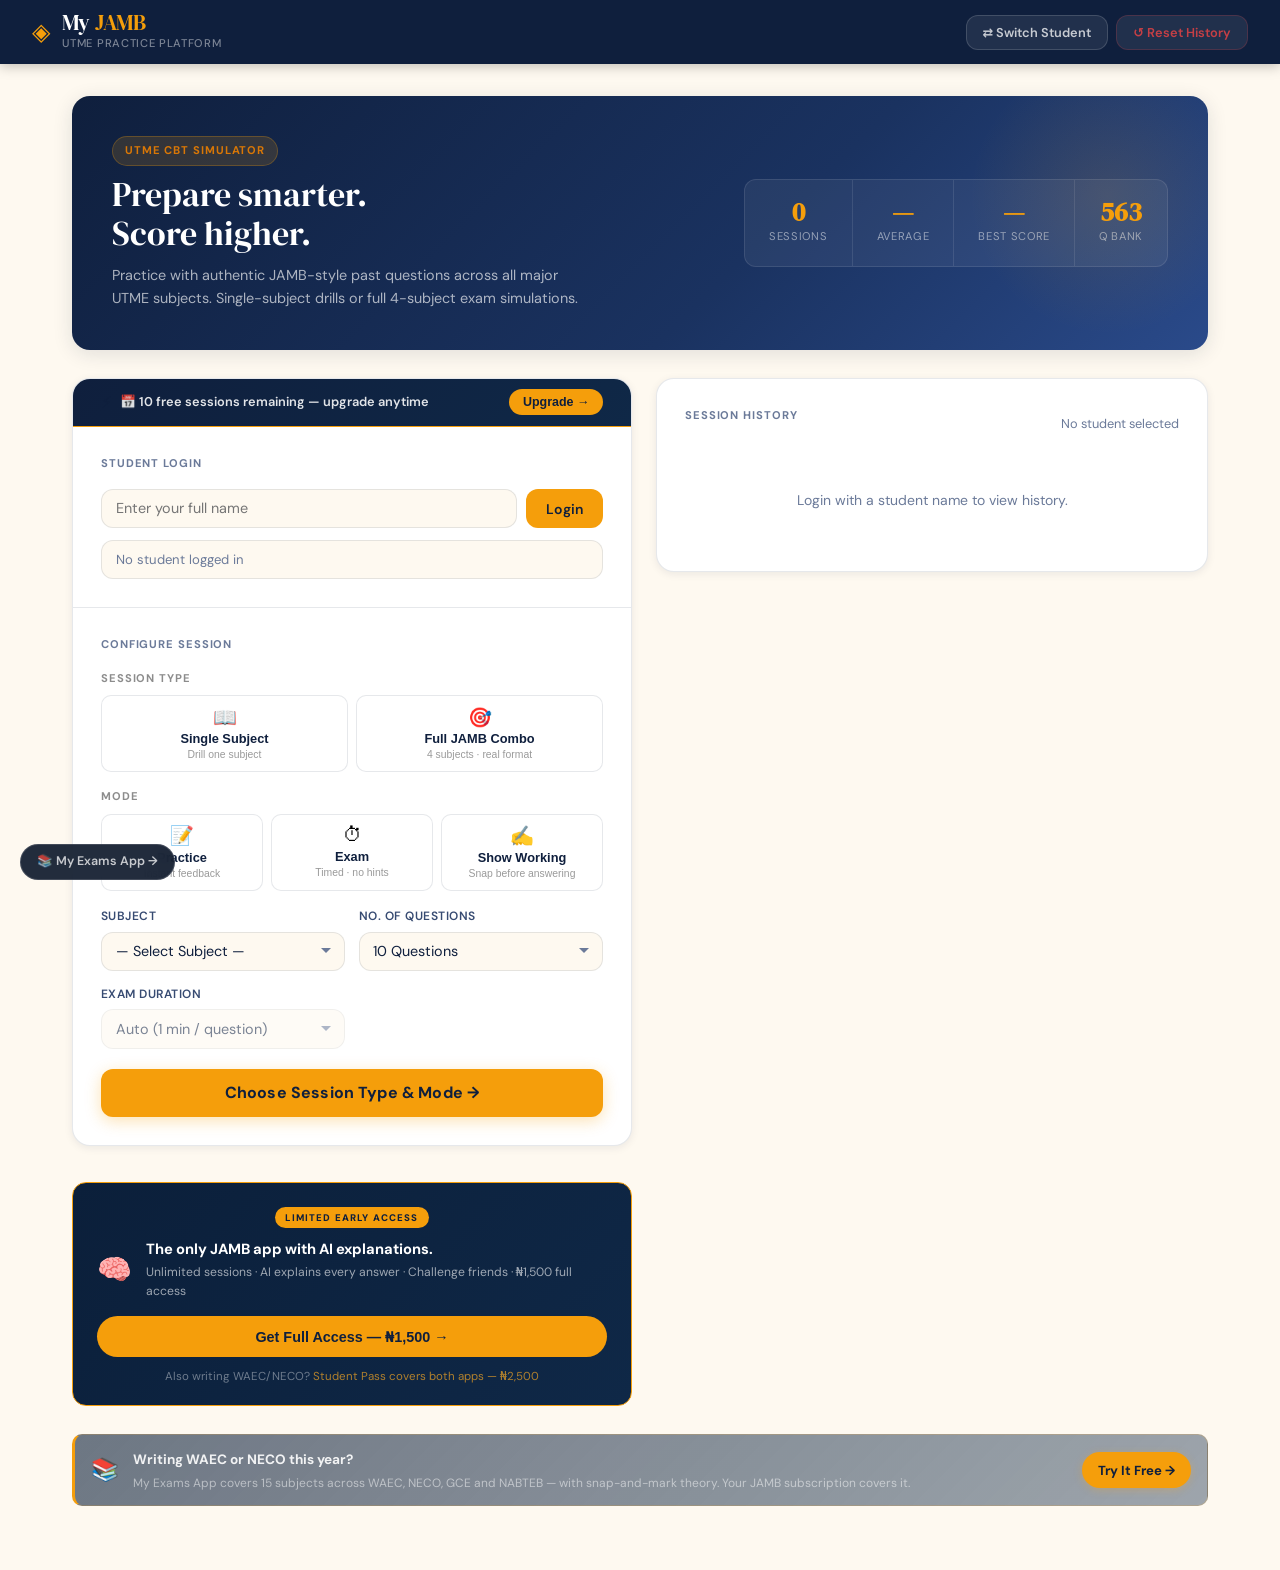
<file: index.html>
<!DOCTYPE html>
<html lang="en">
<head>
  <meta charset="UTF-8" />
  <meta name="viewport" content="width=device-width, initial-scale=1.0" />
  <title>My JAMB App — UTME Past Questions + AI Explanations</title>
  <meta name="description" content="The only JAMB app with AI explanations. 563 questions across 11 subjects. Full combo simulation. ₦1,500."/>
  <link rel="preconnect" href="https://fonts.googleapis.com">
  <link rel="preconnect" href="https://fonts.gstatic.com" crossorigin>
  <link href="https://fonts.googleapis.com/css2?family=DM+Serif+Display:ital@0;1&family=DM+Sans:ital,opsz,wght@0,9..40,300;0,9..40,400;0,9..40,500;0,9..40,600;0,9..40,700;1,9..40,400&display=swap" rel="stylesheet">
  <link rel="stylesheet" href="styles.css" />
  <script src="https://js.paystack.co/v1/inline.js"></script>
</head>
<body>
  <div id="app">

    <!-- TOP BAR -->
    <header class="topbar">
      <div class="topbar-brand">
        <span class="brand-icon">◈</span>
        <div>
          <h1>My <span class="brand-accent">JAMB</span></h1>
          <p class="brand-sub">UTME Practice Platform</p>
        </div>
      </div>
      <div class="topbar-actions">
        <button id="switchUserBtn" class="ghost-btn">⇄ Switch Student</button>
        <button id="resetProgressBtn" class="ghost-btn danger-ghost">↺ Reset History</button>
      </div>
    </header>

    <main>

      <!-- ─── HOME SCREEN ─── -->
      <section id="homeScreen" class="screen active">

        <div class="hero-banner">
          <div class="hero-text">
            <span class="chip">UTME CBT Simulator</span>
            <h2>Prepare smarter.<br>Score higher.</h2>
            <p>Practice with authentic JAMB-style past questions across all major UTME subjects. Single-subject drills or full 4-subject exam simulations.</p>
          </div>
          <div class="hero-stats">
            <div class="hs-item">
              <strong id="statSessions">0</strong>
              <span>Sessions</span>
            </div>
            <div class="hs-divider"></div>
            <div class="hs-item">
              <strong id="statAverage">—</strong>
              <span>Average</span>
            </div>
            <div class="hs-divider"></div>
            <div class="hs-item">
              <strong id="statBest">—</strong>
              <span>Best Score</span>
            </div>
            <div class="hs-divider"></div>
            <div class="hs-item">
              <strong id="statQuestions">0</strong>
              <span>Q Bank</span>
            </div>
          </div>
        </div>

        <div class="home-grid">

          <!-- LOGIN + SESSION CONFIG -->
          <div class="card setup-card">

            <!-- Upgrade bar — visible to free users inside login card -->
            <div class="jamb-upgrade-bar hidden" id="jambUpgradeBar">
              <div class="jub-left">
                <span class="jub-icon">⚡</span>
                <span id="jambUpgradeText">Unlock full access — ₦1,500. AI explanations included.</span>
              </div>
              <button class="jub-btn" id="jambUpgradeBarBtn">Upgrade →</button>
            </div>

            <div class="card-section">
              <h3 class="section-label">Student Login</h3>
              <div class="login-row">
                <input id="studentName" type="text" placeholder="Enter your full name" maxlength="60" class="text-input" />
                <button id="loginBtn" class="primary-btn">Login</button>
              </div>
              <div id="currentStudentBox" class="student-pill">No student logged in</div>
            </div>

            <div class="divider"></div>

            <div class="card-section">
              <h3 class="section-label">Configure Session</h3>

              <!-- Hidden inputs for JS compatibility -->
              <input type="hidden" id="sessionTypeSelect" value=""/>
              <input type="hidden" id="modeSelect" value=""/>

              <div class="config-btn-group">
                <div class="config-group-label">Session Type</div>
                <div class="config-btns" id="sessionTypeBtns">
                  <button class="config-btn" data-group="session" data-value="single">
                    <span class="cb-icon">📖</span>
                    <span class="cb-label">Single Subject</span>
                    <span class="cb-sub">Drill one subject</span>
                  </button>
                  <button class="config-btn" data-group="session" data-value="combo">
                    <span class="cb-icon">🎯</span>
                    <span class="cb-label">Full JAMB Combo</span>
                    <span class="cb-sub">4 subjects · real format</span>
                  </button>
                </div>
              </div>

              <div class="config-btn-group">
                <div class="config-group-label">Mode</div>
                <div class="config-btns" id="modeBtns">
                  <button class="config-btn" data-group="mode" data-value="practice">
                    <span class="cb-icon">📝</span>
                    <span class="cb-label">Practice</span>
                    <span class="cb-sub">Instant feedback</span>
                  </button>
                  <button class="config-btn" data-group="mode" data-value="exam">
                    <span class="cb-icon">⏱</span>
                    <span class="cb-label">Exam</span>
                    <span class="cb-sub">Timed · no hints</span>
                  </button>
                  <button class="config-btn" data-group="mode" data-value="showworking">
                    <span class="cb-icon">✍️</span>
                    <span class="cb-label">Show Working</span>
                    <span class="cb-sub">Snap before answering</span>
                  </button>
                </div>
              </div>

              <div id="singleSubjectWrap">
                <div class="form-grid mt-sm">
                  <label class="field-label">
                    Subject
                    <select id="subjectSelect" class="select-input"></select>
                  </label>
                  <label class="field-label">
                    No. of Questions
                    <select id="questionCountSelect" class="select-input">
                      <option value="10">10 Questions</option>
                      <option value="20">20 Questions</option>
                      <option value="30">30 Questions</option>
                      <option value="40">40 Questions</option>
                      <option value="all">All Available</option>
                    </select>
                  </label>
                </div>
              </div>

              <div id="comboConfig" class="hidden">
                <div class="info-box mt-sm">
                  <strong>English is compulsory.</strong> Choose 3 additional subjects. Standard JAMB format: 60 English + 40 per subject.
                </div>
                <div class="form-grid mt-sm">
                  <label class="field-label">Subject 2 <select id="comboSubject1" class="select-input"></select></label>
                  <label class="field-label">Subject 3 <select id="comboSubject2" class="select-input"></select></label>
                  <label class="field-label">Subject 4 <select id="comboSubject3" class="select-input"></select></label>
                  <label class="field-label">
                    Questions per Subject
                    <select id="comboQCountSelect" class="select-input">
                      <option value="standard">Standard (60 Eng + 40×3)</option>
                      <option value="10">Quick — 10 per subject</option>
                      <option value="20">Short — 20 per subject</option>
                      <option value="30">Medium — 30 per subject</option>
                      <option value="40">Full — 40 per subject</option>
                    </select>
                  </label>
                </div>
              </div>

              <div class="form-grid mt-sm">
                <label class="field-label">
                  Exam Duration
                  <select id="durationSelect" class="select-input">
                    <option value="auto">Auto (1 min / question)</option>
                    <option value="10">10 Minutes</option>
                    <option value="20">20 Minutes</option>
                    <option value="30">30 Minutes</option>
                    <option value="40">40 Minutes</option>
                    <option value="60">60 Minutes</option>
                    <option value="90">90 Minutes</option>
                    <option value="120">120 Minutes</option>
                    <option value="150">150 Minutes</option>
                    <option value="180">180 Minutes (Full JAMB)</option>
                  </select>
                </label>
              </div>

              <button id="startBtn" class="start-btn">Start Practice</button>
            </div>
          </div>

          <!-- HISTORY -->
          <div class="card history-card">
            <div class="card-section">
              <div class="section-head">
                <h3 class="section-label">Session History</h3>
                <span id="historyTitle" class="muted-tag">No student selected</span>
              </div>
              <div id="historyList" class="history-list empty-state">Login with a student name to view history.</div>
            </div>
          </div>

          <!-- Cross-sell — My Exams App -->
          <!-- Upgrade card — free users only -->
          <div class="jamb-upgrade-card hidden" id="jambUpgradeCard">
            <div class="juc-badge">LIMITED EARLY ACCESS</div>
            <div class="juc-body">
              <div class="juc-icon">🧠</div>
              <div class="juc-text">
                <div class="juc-title">The only JAMB app with AI explanations.</div>
                <div class="juc-sub">Unlimited sessions · AI explains every answer · Challenge friends · ₦1,500 full access</div>
              </div>
            </div>
            <button class="juc-btn" id="jambUpgradeCardBtn">Get Full Access — ₦1,500 →</button>
            <div class="juc-suite">Also writing WAEC/NECO? <a href="https://editoby1-bit.github.io/MY-EXAMS-APP/" target="_blank">Student Pass covers both apps — ₦2,500</a></div>
          </div>

          <div class="jamb-crosssell-card" id="jambCrosssell">
            <div class="jcs-inner">
              <span class="jcs-icon">📚</span>
              <div class="jcs-body">
                <div class="jcs-title" id="jcsTitleText">Writing WAEC or NECO this year?</div>
                <div class="jcs-sub">My Exams App covers 15 subjects across WAEC, NECO, GCE and NABTEB — with snap-and-mark theory. Your JAMB subscription covers it.</div>
              </div>
              <a href="https://editoby1-bit.github.io/MY-EXAMS-APP/" class="jcs-btn" target="_blank">Try It Free →</a>
            </div>
          </div>

        </div>
      </section>

      <!-- ─── QUIZ SCREEN ─── -->
      <section id="quizScreen" class="screen">
        <div class="quiz-shell">

          <!-- SIDEBAR -->
          <aside class="quiz-sidebar card">
            <div class="sidebar-top">
              <div class="sidebar-meta">
                <span class="meta-label">Student</span>
                <strong id="sidebarStudent">—</strong>
              </div>
              <div class="sidebar-meta">
                <span class="meta-label">Mode</span>
                <strong id="sidebarMode">—</strong>
              </div>
              <div class="timer-block" id="timerBlock">
                <span class="timer-label">Time Left</span>
                <div class="timer-digits" id="timerDisplay">--:--</div>
              </div>
              <div class="progress-wrap">
                <div class="progress-label">
                  <span>Answered</span>
                  <span id="progressText">0/0</span>
                </div>
                <div class="progress-track"><div id="progressBar" class="progress-fill"></div></div>
              </div>
            </div>

            <!-- Subject switcher (shown in combo mode) -->
            <div id="subjectSwitcher" class="subject-switcher hidden">
              <span class="meta-label">Jump to Subject</span>
              <div id="subjectTabs" class="subject-tabs"></div>
            </div>

            <div class="sidebar-pills-label">
              <span class="meta-label" id="pillsLabel">Questions</span>
            </div>
            <div id="questionPills" class="question-pills"></div>

            <button id="submitBtn" class="submit-btn">Submit Test</button>
          </aside>

          <!-- MAIN QUESTION AREA -->
          <section class="quiz-main card">
            <div class="question-head">
              <div class="qhead-left">
                <span class="q-badge" id="questionNumberBadge">Question 1</span>
                <span class="q-subject-tag" id="questionSubjectMeta"></span>
                <span class="q-subject-pos hidden" id="subjectPositionTag"></span>
              </div>
              <button id="backHomeBtn" class="exit-btn">✕ Exit</button>
            </div>

            <div class="question-body">
              <h2 id="questionText" class="question-text">Question text</h2>
              <div id="diagramBox" class="diagram-box hidden"></div>

              <!-- Show Working panel — inline above options -->
              <div id="showWorkingPanel" class="sw-panel hidden">
                <div class="sw-head">
                  <span class="sw-title">✍️ Show Your Working</span>
                  <span class="sw-credits" id="swCredits"></span>
                  <button class="sw-close-btn" id="swCloseBtn">✕</button>
                </div>
                <p class="sw-instruction">📌 <strong>Write your solution on paper, then tap Snap.</strong> Answer options unlock after AI checks your method.</p>
                <div class="sw-subjects-note" id="swSubjectsNote"></div>
                <button class="sw-snap-btn" id="swSnapBtn">📸 Snap My Working</button>
                <input type="file" id="swFileInput" accept="image/*" capture="environment" style="display:none"/>
                <div class="sw-result hidden" id="swResult">
                  <div class="sw-result-head" id="swResultHead"></div>
                  <div class="sw-result-feedback" id="swResultFeedback"></div>
                  <div class="sw-result-steps" id="swResultSteps"></div>
                  <button class="sw-proceed-btn" id="swProceedBtn">✓ Select Your Answer Now →</button>
                </div>
              </div>

              <!-- Lock bar — shows when options are locked -->
              <div class="sw-lock-bar hidden" id="swLockBar">
                <span>🔒</span>
                <span class="sw-lock-text">Snap your working to unlock answer options</span>
                <button class="sw-lock-snap-btn" id="swLockSnapBtn">📸 Snap</button>
              </div>

              <div id="optionsList" class="options-list"></div>
            </div>

            <div class="explanation-wrap">
              <button id="toggleExplanationBtn" class="toggle-explain hidden">💡 Show Explanation</button>
              <div id="explanationBox" class="explanation-box hidden"></div>
            </div>

            <div class="nav-row">
              <button id="prevBtn" class="nav-btn ghost-btn">← Previous</button>
              <button id="nextBtn" class="nav-btn primary-btn">Next →</button>
            </div>
          </section>

        </div>
      </section>

      <!-- ─── RESULT SCREEN ─── -->
      <section id="resultScreen" class="screen">
        <div class="result-wrapper">
          <div class="card result-card">
            <span class="chip">Session Complete</span>
            <div id="resultScore" class="result-score">0%</div>
            <p id="resultSummary" class="result-summary">Summary</p>
            <div id="resultBreakdown" class="result-breakdown"></div>
            <div class="nav-row center mt-md">
              <button id="reviewBtn" class="ghost-btn">Review Answers</button>
              <button id="shareResultBtn" class="primary-btn">📊 Share Result</button>
              <button id="restartBtn" class="start-btn">Back to Home</button>
            </div>
          </div>

          <div id="subjectBreakdown" class="subject-breakdown-card card hidden">
            <h3 class="section-label">Subject Breakdown</h3>
            <div id="subjectBreakdownList"></div>
          </div>
        </div>

        <footer class="attribution">
          Questions sourced from JAMB past examinations and publicly available UTME materials.
          <span class="attr-logo">◈ My JAMB App</span>
        </footer>
      </section>

    </main>

    <!-- CROSS-APP LINK -->
    <a href="https://editoby1-bit.github.io/MY-EXAMS-APP/" class="cross-app-link" target="_blank" title="My Exams App — WAEC, NECO, GCE, NABTEB">
      📚 My Exams App →
    </a>

    <!-- CHALLENGE BUTTON -->
    <button id="jambChallengeBtn" class="jamb-challenge-btn hidden">🏆 Challenge a Friend</button>

    <!-- PAYWALL -->
    <div id="jambPaywall" class="jpw-overlay hidden">
      <div class="jpw-card">
        <button class="jpw-close" id="jambPaywallClose">✕</button>
        <div class="jpw-badge" id="jambPaywallBadge">FREE TRIAL COMPLETE</div>
        <h2 class="jpw-title">Unlock My JAMB App</h2>
        <p class="jpw-sub">The only JAMB app with AI explanations. Challenge friends. Full combo simulation. ₦1,500 — that's it.</p>

        <div class="jpw-hero-price">
          <span class="jpw-amount">₦1,500</span>
          <span class="jpw-period">Full access</span>
        </div>
        <p class="jpw-positioning">Most JAMB apps charge ₦1,000–₦2,000 as a one-time fee and give you nothing but questions. We give you questions <em>and</em> AI that explains every answer.</p>

        <ul class="jpw-perks">
          <li>✓ 563 questions across 11 subjects</li>
          <li>✓ Full JAMB combo simulation (60 Eng + 40×3)</li>
          <li>✓ <strong>100 AI explanations</strong> — unique to us</li>
          <li>✓ Challenge friends — community quiz</li>
          <li>✓ Share your results with friends</li>
          <li>✓ Practice and Exam modes</li>
          <li>✓ Works offline</li>
        </ul>

        <button class="jpw-pay-btn" id="jambPayBtn">Get Access — ₦1,500 →</button>
        <p class="jpw-note">Already have My Exams App Student Pass? Your access covers JAMB too.</p>

        <div class="jpw-code-row">
          <input id="jambCodeInput" class="jpw-code-input" placeholder="Have an access code?" autocomplete="off"/>
          <button id="jambRedeemBtn" class="jpw-redeem-btn">Redeem</button>
        </div>
        <p class="jpw-demo">Demo code: <strong>MEA-DEMO-2025</strong></p>

        <div class="jpw-suite-nudge">
          <span class="jpw-suite-text">Want WAEC, NECO, GCE & NABTEB too?</span>
          <a href="https://editoby1-bit.github.io/MY-EXAMS-APP/" class="jpw-suite-link" target="_blank">Get the full Student Pass →</a>
          <span class="jpw-suite-note">₦2,500/quarter — covers both apps including JAMB</span>
        </div>
      </div>
    </div>

    <!-- AI EXPLANATION PANEL -->
    <div id="aiPanel" class="ai-panel hidden">
      <div class="ai-panel-inner">
        <div class="ai-panel-head">
          <span class="ai-panel-title">🧠 AI Explanation</span>
          <div class="ai-credits-badge" id="aiCreditsBadge">100 credits left</div>
          <button class="ai-panel-close" id="aiPanelClose">✕</button>
        </div>
        <div id="aiPanelContent" class="ai-panel-content">
          <div class="ai-loading" id="aiLoading">
            <div class="ai-spinner"></div>
            <span>Thinking...</span>
          </div>
          <div id="aiResponse" class="ai-response hidden"></div>
        </div>
      </div>
    </div>

    <!-- AI EXPLAIN BUTTON — injected near question -->
    <button id="aiExplainBtn" class="ai-explain-btn hidden">🧠 Explain This</button>

    <!-- COMMUNITY QUIZ MODAL -->
    <div id="jambQuizModal" class="jqc-overlay hidden">
      <div class="jqc-card">
        <button class="jqc-close" id="jambQcClose">✕</button>
        <div id="jambQcHome">
          <div class="jqc-icon">🏆</div>
          <h2 class="jqc-title">JAMB Challenge</h2>
          <p class="jqc-sub">Same questions. You vs your friends. Who scores higher?</p>
          <div class="jqc-actions">
            <button class="jqc-btn jqc-primary" id="jambQcCreate">Create Challenge →</button>
            <button class="jqc-btn jqc-secondary" id="jambQcJoin">Join with Code</button>
          </div>
          <div class="jqc-join-row hidden" id="jambJoinRow">
            <input id="jambJoinCode" class="jqc-code-input" placeholder="Enter code" maxlength="10"/>
            <button class="jqc-btn jqc-primary" id="jambJoinConfirm">Join →</button>
          </div>
        </div>
        <div id="jambQcCreate2" class="hidden">
          <h3 class="jqc-section">Set Up Challenge</h3>
          <div class="jqc-form">
            <div class="jqc-field"><label class="jqc-label">Subject</label><select id="jambQcSubject" class="jqc-select"></select></div>
            <div class="jqc-field"><label class="jqc-label">Questions</label>
              <select id="jambQcCount" class="jqc-select">
                <option value="5">5 Questions</option>
                <option value="10" selected>10 Questions</option>
                <option value="20">20 Questions</option>
              </select>
            </div>
          </div>
          <button class="jqc-btn jqc-primary" id="jambQcGenerate" style="width:100%">Generate Code →</button>
          <button class="jqc-btn jqc-ghost" id="jambQcBack">← Back</button>
        </div>
        <div id="jambQcShare2" class="hidden">
          <div class="jqc-icon">🎯</div>
          <h3 class="jqc-section">Challenge Created!</h3>
          <div class="jqc-code-display" id="jambCodeDisplay">MEA-000</div>
          <button class="jqc-btn jqc-primary" id="jambQcShareLink" style="width:100%;margin-bottom:.5rem">📤 Share Link</button>
          <button class="jqc-btn jqc-primary" id="jambQcStartOwn" style="width:100%">Start My Attempt →</button>
        </div>
        <div id="jambQcLeaderboard" class="hidden">
          <div class="jqc-icon">📊</div>
          <h3 class="jqc-section">Challenge Results</h3>
          <div id="jambLeaderboardList" class="jqc-leaderboard"></div>
          <button class="jqc-btn jqc-primary" id="jambQcNew" style="width:100%;margin-top:.75rem">New Challenge →</button>
          <button class="jqc-btn jqc-ghost" id="jambQcDone">Done</button>
        </div>
      </div>
    </div>

    <!-- SHOW WORKING PROCESSING -->
    <div id="swProcessing" class="sw-processing hidden">
      <div class="sw-processing-inner">
        <div class="sw-spinner"></div>
        <div class="sw-processing-title">Checking your working...</div>
        <div class="sw-processing-sub">AI is reviewing your method</div>
      </div>
    </div>

    <!-- SHARED SESSION VIEW -->
    <div id="jambSharedModal" class="jss-overlay hidden">
      <div class="jss-card">
        <div class="jss-header">
          <span class="jss-logo">◈ My<em>JAMB</em>App</span>
          <button class="jss-close" id="jambSsClose">✕</button>
        </div>
        <div id="jambSsContent" class="jss-content">
          <div class="jss-emoji" id="jambSsEmoji">🎯</div>
          <div class="jss-score" id="jambSsScore">0%</div>
          <div class="jss-meta" id="jambSsMeta"></div>
          <div class="jss-stats" id="jambSsStats"></div>
        </div>
        <div class="jss-footer">
          <p class="jss-cta">Think you can beat it?</p>
          <button class="jss-try" id="jambSsTry">Start Same Subject →</button>
          <p class="jss-note">My JAMB App — The only JAMB app with AI explanations. ₦1,500.</p>
        </div>
      </div>
    </div>

  </div><!-- #app -->

  <script src="questions.js"></script>
  <script src="app.js"></script>
</body>
</html>
</file>
<file: styles.css>
/* ═══════════════════════════════════════════
   JAMB CBT — Design System
   Font: DM Serif Display + DM Sans
   Palette: Deep Navy + Amber + Off-White
═══════════════════════════════════════════ */

:root {
  --navy:        #0f1f3d;
  --navy-mid:    #1a3260;
  --navy-light:  #243a6e;
  --navy-ghost:  #1e2d50;
  --amber:       #f59e0b;
  --amber-dark:  #d97706;
  --amber-glow:  rgba(245,158,11,0.15);
  --amber-pale:  rgba(245,158,11,0.08);
  --cream:       #fef9f0;
  --cream-dark:  #f4ede0;
  --white:       #ffffff;
  --text-main:   #0f1f3d;
  --text-mid:    #374b72;
  --text-muted:  #6b7a99;
  --green:       #22c55e;
  --green-bg:    rgba(34,197,94,0.12);
  --red:         #ef4444;
  --red-bg:      rgba(239,68,68,0.12);
  --blue-sel:    rgba(59,130,246,0.12);
  --border:      rgba(15,31,61,0.1);
  --radius:      12px;
  --radius-lg:   18px;
  --radius-pill: 100px;
  --shadow-sm:   0 2px 8px rgba(15,31,61,0.08);
  --shadow-md:   0 4px 20px rgba(15,31,61,0.12);
  --shadow-lg:   0 8px 40px rgba(15,31,61,0.16);
  --font-serif:  'DM Serif Display', Georgia, serif;
  --font-sans:   'DM Sans', system-ui, sans-serif;
  --transition:  0.18s ease;
}

*, *::before, *::after { box-sizing: border-box; margin: 0; padding: 0; }

html { font-size: 16px; scroll-behavior: smooth; }

body {
  font-family: var(--font-sans);
  background: var(--cream);
  color: var(--text-main);
  min-height: 100vh;
  line-height: 1.6;
  -webkit-font-smoothing: antialiased;
}

/* ─── TOPBAR ─── */
.topbar {
  background: var(--navy);
  color: var(--white);
  padding: 0 2rem;
  height: 64px;
  display: flex;
  align-items: center;
  justify-content: space-between;
  position: sticky;
  top: 0;
  z-index: 100;
  box-shadow: 0 2px 12px rgba(0,0,0,0.25);
}

.topbar-brand {
  display: flex;
  align-items: center;
  gap: 0.75rem;
}

.brand-icon {
  font-size: 1.5rem;
  color: var(--amber);
  line-height: 1;
}

.topbar-brand h1 {
  font-family: var(--font-serif);
  font-size: 1.4rem;
  font-weight: 400;
  letter-spacing: -0.01em;
  color: var(--white);
  line-height: 1.1;
}

.brand-accent { color: var(--amber); }

.brand-sub {
  font-size: 0.7rem;
  color: rgba(255,255,255,0.45);
  letter-spacing: 0.06em;
  text-transform: uppercase;
  font-weight: 500;
}

.topbar-actions {
  display: flex;
  gap: 0.5rem;
  align-items: center;
}

/* ─── MAIN ─── */
main { padding: 2rem 2rem 4rem; max-width: 1200px; margin: 0 auto; }

/* ─── SCREENS ─── */
.screen { display: none; }
.screen.active { display: block; }

/* ─── CARDS ─── */
.card {
  background: var(--white);
  border-radius: var(--radius-lg);
  box-shadow: var(--shadow-sm);
  border: 1px solid var(--border);
  overflow: hidden;
}

.card-section { padding: 1.75rem; }
.divider { height: 1px; background: var(--border); }

/* ─── HERO BANNER ─── */
.hero-banner {
  background: linear-gradient(135deg, var(--navy) 0%, var(--navy-mid) 60%, #2a4a8a 100%);
  color: var(--white);
  border-radius: var(--radius-lg);
  padding: 2.5rem 2.5rem;
  margin-bottom: 1.75rem;
  display: flex;
  align-items: center;
  justify-content: space-between;
  gap: 2rem;
  box-shadow: var(--shadow-md);
  position: relative;
  overflow: hidden;
}

.hero-banner::before {
  content: '';
  position: absolute;
  top: -40px;
  right: -40px;
  width: 280px;
  height: 280px;
  background: radial-gradient(circle, rgba(245,158,11,0.12) 0%, transparent 70%);
  pointer-events: none;
}

.hero-text h2 {
  font-family: var(--font-serif);
  font-size: 2.1rem;
  font-weight: 400;
  line-height: 1.15;
  margin: 0.6rem 0 0.7rem;
  color: var(--white);
}

.hero-text p {
  color: rgba(255,255,255,0.65);
  font-size: 0.9rem;
  max-width: 480px;
  line-height: 1.6;
}

.hero-stats {
  display: flex;
  align-items: center;
  gap: 0;
  flex-shrink: 0;
  background: rgba(255,255,255,0.06);
  border: 1px solid rgba(255,255,255,0.1);
  border-radius: var(--radius);
  overflow: hidden;
}

.hs-item {
  padding: 1.25rem 1.5rem;
  text-align: center;
  display: flex;
  flex-direction: column;
  gap: 0.2rem;
}

.hs-item strong {
  font-family: var(--font-serif);
  font-size: 1.6rem;
  color: var(--amber);
  line-height: 1;
}

.hs-item span {
  font-size: 0.7rem;
  color: rgba(255,255,255,0.5);
  text-transform: uppercase;
  letter-spacing: 0.06em;
}

.hs-divider { width: 1px; background: rgba(255,255,255,0.1); align-self: stretch; }

/* ─── HOME GRID ─── */
.home-grid {
  display: grid;
  grid-template-columns: 560px 1fr;
  gap: 1.5rem;
  align-items: start;
}

.setup-card, .history-card { min-width: 0; }

/* ─── CHIPS & TAGS ─── */
.chip {
  display: inline-flex;
  align-items: center;
  background: var(--amber-glow);
  color: var(--amber-dark);
  font-size: 0.7rem;
  font-weight: 700;
  letter-spacing: 0.08em;
  text-transform: uppercase;
  padding: 0.3rem 0.75rem;
  border-radius: var(--radius-pill);
  border: 1px solid rgba(245,158,11,0.25);
}

.muted-tag {
  font-size: 0.8rem;
  color: var(--text-muted);
}

/* ─── FORM ELEMENTS ─── */
.section-label {
  font-family: var(--font-sans);
  font-size: 0.7rem;
  font-weight: 700;
  text-transform: uppercase;
  letter-spacing: 0.08em;
  color: var(--text-muted);
  margin-bottom: 1rem;
}

.form-grid {
  display: grid;
  grid-template-columns: 1fr 1fr;
  gap: 0.85rem;
}

.field-label {
  display: flex;
  flex-direction: column;
  font-size: 0.75rem;
  font-weight: 600;
  color: var(--text-mid);
  gap: 0.35rem;
  text-transform: uppercase;
  letter-spacing: 0.04em;
}

.text-input, .select-input {
  font-family: var(--font-sans);
  font-size: 0.9rem;
  font-weight: 400;
  color: var(--text-main);
  background: var(--cream);
  border: 1.5px solid var(--border);
  border-radius: var(--radius);
  padding: 0.6rem 0.85rem;
  width: 100%;
  transition: border-color var(--transition), box-shadow var(--transition);
  appearance: none;
  -webkit-appearance: none;
}

.select-input {
  background-image: url("data:image/svg+xml,%3Csvg xmlns='http://www.w3.org/2000/svg' width='12' height='12' viewBox='0 0 12 12'%3E%3Cpath d='M6 8L1 3h10z' fill='%236b7a99'/%3E%3C/svg%3E");
  background-repeat: no-repeat;
  background-position: right 0.75rem center;
  padding-right: 2rem;
}

.text-input:focus, .select-input:focus {
  outline: none;
  border-color: var(--amber);
  box-shadow: 0 0 0 3px var(--amber-pale);
}

.text-input:disabled, .select-input:disabled {
  opacity: 0.55;
  cursor: not-allowed;
}

.login-row {
  display: flex;
  gap: 0.6rem;
  align-items: flex-end;
}

.login-row .text-input { flex: 1; }

.mt-sm { margin-top: 0.85rem; }
.mt-md { margin-top: 1.25rem; }

.info-box {
  background: var(--amber-pale);
  border: 1px solid rgba(245,158,11,0.2);
  border-radius: var(--radius);
  padding: 0.85rem 1rem;
  font-size: 0.82rem;
  color: var(--text-mid);
  line-height: 1.5;
}

.student-pill {
  margin-top: 0.75rem;
  font-size: 0.82rem;
  color: var(--text-muted);
  background: var(--cream);
  border-radius: var(--radius);
  padding: 0.5rem 0.85rem;
  border: 1px solid var(--border);
}

.student-pill.logged-in {
  color: var(--navy-mid);
  background: var(--amber-pale);
  border-color: rgba(245,158,11,0.25);
  font-weight: 600;
}

/* ─── BUTTONS ─── */
.primary-btn {
  font-family: var(--font-sans);
  font-size: 0.875rem;
  font-weight: 600;
  color: var(--navy);
  background: var(--amber);
  border: none;
  border-radius: var(--radius);
  padding: 0.65rem 1.25rem;
  cursor: pointer;
  transition: background var(--transition), transform var(--transition), box-shadow var(--transition);
  white-space: nowrap;
  letter-spacing: 0.01em;
}

.primary-btn:hover { background: var(--amber-dark); box-shadow: 0 4px 12px rgba(245,158,11,0.35); transform: translateY(-1px); }
.primary-btn:active { transform: translateY(0); }

.start-btn {
  font-family: var(--font-sans);
  font-size: 1rem;
  font-weight: 700;
  color: var(--navy);
  background: var(--amber);
  border: none;
  border-radius: var(--radius);
  padding: 0.85rem 1.75rem;
  cursor: pointer;
  width: 100%;
  margin-top: 1.25rem;
  letter-spacing: 0.01em;
  transition: all var(--transition);
  box-shadow: 0 4px 16px rgba(245,158,11,0.3);
}

.start-btn:hover { background: var(--amber-dark); box-shadow: 0 6px 20px rgba(245,158,11,0.45); transform: translateY(-1px); }
.start-btn:active { transform: translateY(0); }

.ghost-btn {
  font-family: var(--font-sans);
  font-size: 0.8rem;
  font-weight: 600;
  color: rgba(255,255,255,0.75);
  background: rgba(255,255,255,0.08);
  border: 1px solid rgba(255,255,255,0.15);
  border-radius: var(--radius);
  padding: 0.5rem 1rem;
  cursor: pointer;
  transition: all var(--transition);
  white-space: nowrap;
}

.ghost-btn:hover { background: rgba(255,255,255,0.15); color: var(--white); }

/* Ghost button inside white card */
.quiz-main .ghost-btn,
.nav-row .ghost-btn {
  color: var(--text-mid);
  background: var(--cream);
  border-color: var(--border);
}
.quiz-main .ghost-btn:hover, .nav-row .ghost-btn:hover { background: var(--cream-dark); color: var(--text-main); }

.danger-ghost { color: rgba(239,68,68,0.8) !important; border-color: rgba(239,68,68,0.2) !important; }
.danger-ghost:hover { background: rgba(239,68,68,0.08) !important; color: var(--red) !important; }

.submit-btn {
  font-family: var(--font-sans);
  font-size: 0.875rem;
  font-weight: 700;
  color: var(--white);
  background: var(--red);
  border: none;
  border-radius: var(--radius);
  padding: 0.75rem 1rem;
  cursor: pointer;
  width: 100%;
  transition: all var(--transition);
  margin-top: auto;
}

.submit-btn:hover { background: #dc2626; box-shadow: 0 4px 14px rgba(239,68,68,0.35); }

.exit-btn {
  font-family: var(--font-sans);
  font-size: 0.8rem;
  font-weight: 600;
  color: var(--text-muted);
  background: var(--cream);
  border: 1px solid var(--border);
  border-radius: var(--radius);
  padding: 0.45rem 0.9rem;
  cursor: pointer;
  transition: all var(--transition);
}
.exit-btn:hover { background: var(--red-bg); color: var(--red); border-color: rgba(239,68,68,0.3); }

/* ─── SECTION HEAD ─── */
.section-head {
  display: flex;
  align-items: center;
  justify-content: space-between;
  margin-bottom: 1rem;
}

/* ─── HISTORY LIST ─── */
.history-list { display: flex; flex-direction: column; gap: 0.6rem; }
.history-list.empty-state { color: var(--text-muted); font-size: 0.875rem; padding: 2rem 0; text-align: center; }

.history-item {
  display: grid;
  grid-template-columns: 1fr auto auto auto auto;
  align-items: center;
  gap: 1rem;
  padding: 0.9rem 1rem;
  background: var(--cream);
  border-radius: var(--radius);
  border: 1px solid var(--border);
  font-size: 0.82rem;
  transition: box-shadow var(--transition);
}
.history-item:hover { box-shadow: var(--shadow-sm); }

.history-item strong { font-size: 0.9rem; }
.history-item .muted { color: var(--text-muted); font-size: 0.75rem; }

/* ─── QUIZ SHELL ─── */
.quiz-shell {
  display: grid;
  grid-template-columns: 260px 1fr;
  gap: 1.25rem;
  align-items: start;
}

/* ─── SIDEBAR ─── */
.quiz-sidebar {
  display: flex;
  flex-direction: column;
  gap: 0;
  position: sticky;
  top: 80px;
  max-height: calc(100vh - 100px);
  overflow-y: auto;
  padding: 1.25rem;
  background: var(--navy);
  color: var(--white);
  border: none;
  gap: 1rem;
}

.quiz-sidebar::-webkit-scrollbar { width: 4px; }
.quiz-sidebar::-webkit-scrollbar-track { background: transparent; }
.quiz-sidebar::-webkit-scrollbar-thumb { background: rgba(255,255,255,0.15); border-radius: 10px; }

.sidebar-top { display: flex; flex-direction: column; gap: 0.85rem; }

.sidebar-meta { display: flex; flex-direction: column; gap: 0.1rem; }
.meta-label { font-size: 0.65rem; font-weight: 700; text-transform: uppercase; letter-spacing: 0.08em; color: rgba(255,255,255,0.4); }
.sidebar-meta strong { font-size: 0.9rem; color: rgba(255,255,255,0.9); }

.timer-block {
  background: rgba(255,255,255,0.06);
  border: 1px solid rgba(255,255,255,0.1);
  border-radius: var(--radius);
  padding: 0.75rem 1rem;
  display: flex;
  flex-direction: column;
  align-items: center;
  gap: 0.2rem;
}

.timer-label { font-size: 0.65rem; text-transform: uppercase; letter-spacing: 0.08em; color: rgba(255,255,255,0.4); font-weight: 700; }

.timer-digits {
  font-family: var(--font-serif);
  font-size: 1.9rem;
  color: var(--amber);
  letter-spacing: 0.04em;
  line-height: 1;
}

.timer-digits.urgent { color: var(--red); animation: pulse 1s ease-in-out infinite; }
@keyframes pulse { 0%,100% { opacity:1; } 50% { opacity:0.6; } }

.progress-wrap { display: flex; flex-direction: column; gap: 0.4rem; }
.progress-label { display: flex; justify-content: space-between; font-size: 0.7rem; color: rgba(255,255,255,0.5); }
.progress-track { height: 6px; background: rgba(255,255,255,0.1); border-radius: 3px; overflow: hidden; }
.progress-fill { height: 100%; background: var(--amber); border-radius: 3px; transition: width 0.3s ease; }

/* ─── SUBJECT SWITCHER ─── */
.subject-switcher { display: flex; flex-direction: column; gap: 0.5rem; }
.subject-tabs { display: flex; flex-direction: column; gap: 0.3rem; }

.subject-tab-btn {
  font-family: var(--font-sans);
  font-size: 0.78rem;
  font-weight: 600;
  color: rgba(255,255,255,0.6);
  background: rgba(255,255,255,0.05);
  border: 1px solid rgba(255,255,255,0.08);
  border-radius: 8px;
  padding: 0.45rem 0.7rem;
  cursor: pointer;
  text-align: left;
  transition: all var(--transition);
  display: flex;
  align-items: center;
  justify-content: space-between;
}

.subject-tab-btn:hover { background: rgba(255,255,255,0.1); color: var(--white); }
.subject-tab-btn.active { background: var(--amber-glow); border-color: rgba(245,158,11,0.3); color: var(--amber); }

.subject-tab-count {
  font-size: 0.65rem;
  background: rgba(255,255,255,0.08);
  padding: 0.1rem 0.4rem;
  border-radius: 10px;
}

.sidebar-pills-label { padding-top: 0.25rem; }

/* ─── QUESTION PILLS ─── */
.question-pills {
  display: flex;
  flex-wrap: wrap;
  gap: 5px;
  max-height: 200px;
  overflow-y: auto;
}

.question-pills::-webkit-scrollbar { width: 3px; }
.question-pills::-webkit-scrollbar-thumb { background: rgba(255,255,255,0.15); }

.pill {
  width: 30px;
  height: 30px;
  border-radius: 7px;
  font-size: 0.72rem;
  font-weight: 600;
  cursor: pointer;
  border: 1.5px solid rgba(255,255,255,0.12);
  background: rgba(255,255,255,0.05);
  color: rgba(255,255,255,0.55);
  transition: all var(--transition);
  display: flex;
  align-items: center;
  justify-content: center;
}

.pill:hover { background: rgba(255,255,255,0.12); color: var(--white); }
.pill.current { background: var(--amber); color: var(--navy); border-color: var(--amber); font-weight: 700; }
.pill.answered { background: rgba(34,197,94,0.2); border-color: rgba(34,197,94,0.4); color: #86efac; }
.pill.current.answered { background: var(--amber); color: var(--navy); border-color: var(--amber); }

/* ─── QUIZ MAIN ─── */
.quiz-main { padding: 0; }

.question-head {
  display: flex;
  align-items: center;
  justify-content: space-between;
  padding: 1.25rem 1.75rem;
  border-bottom: 1px solid var(--border);
  background: var(--cream);
  border-radius: var(--radius-lg) var(--radius-lg) 0 0;
}

.qhead-left { display: flex; align-items: center; gap: 0.75rem; }

.q-badge {
  background: var(--navy);
  color: var(--white);
  font-size: 0.72rem;
  font-weight: 700;
  letter-spacing: 0.05em;
  padding: 0.3rem 0.75rem;
  border-radius: var(--radius-pill);
}

.q-subject-pos {
  background: rgba(15,31,61,0.07);
  color: var(--text-mid);
  font-size: 0.68rem;
  font-weight: 600;
  letter-spacing: 0.04em;
  padding: 0.28rem 0.65rem;
  border-radius: var(--radius-pill);
  border: 1px solid var(--border);
}

.q-subject-tag {
  background: var(--amber-glow);
  color: var(--amber-dark);
  font-size: 0.7rem;
  font-weight: 700;
  letter-spacing: 0.06em;
  text-transform: uppercase;
  padding: 0.28rem 0.65rem;
  border-radius: var(--radius-pill);
  border: 1px solid rgba(245,158,11,0.2);
}

.question-body { padding: 1.75rem; }

.question-text {
  font-family: var(--font-sans);
  font-size: 1.05rem;
  font-weight: 500;
  line-height: 1.7;
  color: var(--text-main);
  margin-bottom: 1.5rem;
}

.diagram-box {
  background: var(--cream);
  border: 1px solid var(--border);
  border-radius: var(--radius);
  padding: 1rem;
  margin-bottom: 1.25rem;
  font-size: 0.85rem;
  color: var(--text-mid);
}

.options-list { display: flex; flex-direction: column; gap: 0.65rem; }

.option-btn {
  font-family: var(--font-sans);
  font-size: 0.92rem;
  font-weight: 400;
  color: var(--text-main);
  background: var(--white);
  border: 1.5px solid var(--border);
  border-radius: var(--radius);
  padding: 0.85rem 1.1rem;
  cursor: pointer;
  text-align: left;
  transition: all var(--transition);
  line-height: 1.5;
  display: flex;
  align-items: flex-start;
  gap: 0.6rem;
}

.option-btn strong {
  font-family: var(--font-serif);
  font-size: 0.95rem;
  color: var(--text-muted);
  flex-shrink: 0;
  min-width: 1.2em;
}

.option-btn:hover:not(:disabled) {
  border-color: var(--amber);
  background: var(--amber-pale);
}

.option-btn.selected {
  border-color: var(--navy-light);
  background: var(--blue-sel);
  font-weight: 500;
}

.option-btn.correct {
  border-color: var(--green);
  background: var(--green-bg);
  color: #166534;
  font-weight: 600;
}

.option-btn.correct strong { color: #166534; }

.option-btn.wrong {
  border-color: var(--red);
  background: var(--red-bg);
  color: #991b1b;
}

.option-btn.wrong strong { color: #991b1b; }
.option-btn:disabled { cursor: not-allowed; opacity: 0.8; }

/* ─── EXPLANATION ─── */
.explanation-wrap { padding: 0 1.75rem 0.5rem; }

.toggle-explain {
  font-family: var(--font-sans);
  font-size: 0.8rem;
  font-weight: 600;
  color: var(--navy-mid);
  background: var(--cream);
  border: 1px solid var(--border);
  border-radius: var(--radius);
  padding: 0.5rem 1rem;
  cursor: pointer;
  transition: all var(--transition);
}
.toggle-explain:hover { background: var(--amber-pale); border-color: rgba(245,158,11,0.3); }

.explanation-box {
  background: linear-gradient(135deg, #f0f9ff 0%, #e0f2fe 100%);
  border-left: 3px solid #3b82f6;
  border-radius: 0 var(--radius) var(--radius) 0;
  padding: 0.85rem 1.1rem;
  font-size: 0.87rem;
  color: #1e3a5f;
  line-height: 1.65;
  margin-top: 0.65rem;
}

/* ─── NAV ROW ─── */
.nav-row {
  display: flex;
  gap: 0.75rem;
  padding: 1.25rem 1.75rem;
  border-top: 1px solid var(--border);
  background: var(--cream);
  border-radius: 0 0 var(--radius-lg) var(--radius-lg);
}

.nav-row.center { justify-content: center; }
.nav-btn { min-width: 120px; }

/* ─── RESULT ─── */
.result-wrapper { max-width: 680px; margin: 0 auto; display: flex; flex-direction: column; gap: 1.5rem; }

.result-card {
  text-align: center;
  padding: 3rem 2rem;
}

.result-score {
  font-family: var(--font-serif);
  font-size: 5rem;
  color: var(--navy);
  line-height: 1;
  margin: 1rem 0 0.5rem;
}

.result-summary { color: var(--text-muted); font-size: 0.95rem; margin-bottom: 1.5rem; }

.result-breakdown {
  display: flex;
  gap: 0.75rem;
  justify-content: center;
  flex-wrap: wrap;
}

.stat-box {
  background: var(--cream);
  border: 1px solid var(--border);
  border-radius: var(--radius);
  padding: 0.85rem 1.25rem;
  display: flex;
  flex-direction: column;
  gap: 0.2rem;
  align-items: center;
  min-width: 90px;
}

.stat-box span { font-size: 0.72rem; text-transform: uppercase; letter-spacing: 0.06em; color: var(--text-muted); font-weight: 600; }
.stat-box strong { font-family: var(--font-serif); font-size: 1.5rem; color: var(--navy); }

.subject-breakdown-card { padding: 1.75rem; }
.subject-breakdown-card .section-label { margin-bottom: 1rem; }

.sbdown-row {
  display: flex;
  align-items: center;
  justify-content: space-between;
  padding: 0.65rem 0;
  border-bottom: 1px solid var(--border);
  font-size: 0.87rem;
  gap: 1rem;
}

.sbdown-row:last-child { border-bottom: none; }
.sbdown-name { font-weight: 600; color: var(--text-main); }
.sbdown-score { font-family: var(--font-serif); font-size: 1.2rem; color: var(--navy); }
.sbdown-bar-wrap { flex: 1; height: 6px; background: var(--cream-dark); border-radius: 3px; overflow: hidden; }
.sbdown-bar { height: 100%; background: var(--amber); border-radius: 3px; transition: width 0.5s ease; }

/* ─── ATTRIBUTION ─── */
.attribution {
  margin-top: 2rem;
  text-align: center;
  font-size: 0.72rem;
  color: var(--text-muted);
  display: flex;
  align-items: center;
  justify-content: center;
  gap: 0.6rem;
}

.attr-logo {
  font-weight: 700;
  color: var(--navy-mid);
  font-size: 0.75rem;
}

/* ─── HIDDEN ─── */
.hidden { display: none !important; }

/* ─── SCROLLBAR ─── */
::-webkit-scrollbar { width: 6px; height: 6px; }
::-webkit-scrollbar-track { background: transparent; }
::-webkit-scrollbar-thumb { background: var(--border); border-radius: 10px; }
::-webkit-scrollbar-thumb:hover { background: var(--text-muted); }

/* ─── RESPONSIVE ─── */
@media (max-width: 1024px) {
  .home-grid { grid-template-columns: 1fr; }
  .hero-stats { display: none; }
}

@media (max-width: 820px) {
  main { padding: 1.25rem 1rem 3rem; }
  .quiz-shell { grid-template-columns: 1fr; }

  .quiz-sidebar {
    position: static;
    max-height: none;
    flex-direction: row;
    flex-wrap: wrap;
    gap: 0.75rem;
    align-items: flex-start;
    padding: 1rem;
  }

  .sidebar-top {
    flex-direction: row;
    flex-wrap: wrap;
    gap: 0.75rem;
  }

  .question-pills { max-height: 100px; }
  .submit-btn { width: auto; }
  .hero-banner { flex-direction: column; padding: 2rem 1.5rem; }
  .topbar { padding: 0 1rem; }
  .hero-text h2 { font-size: 1.6rem; }
  .form-grid { grid-template-columns: 1fr; }
  .history-item { grid-template-columns: 1fr auto auto; }
  .history-item > div:nth-child(4),
  .history-item > div:nth-child(5) { display: none; }
}

@media (max-width: 480px) {
  .topbar-actions .ghost-btn:last-child { display: none; }
  .result-score { font-size: 3.5rem; }
  .timer-digits { font-size: 1.5rem; }
}

/* ══════════════════════════════════════════
   CROSS-APP LINK
══════════════════════════════════════════ */
.cross-app-link {
  position: fixed; bottom: 1.25rem; left: 1.25rem;
  z-index: 80;
  background: rgba(10,22,40,0.9);
  color: rgba(255,255,255,0.75);
  border: 1px solid rgba(255,255,255,0.15);
  border-radius: 99px;
  padding: .45rem 1rem;
  font-size: .78rem; font-weight: 600;
  text-decoration: none;
  backdrop-filter: blur(8px);
  transition: all .2s;
}
.cross-app-link:hover { color: var(--amber,#f5a623); border-color: var(--amber,#f5a623); }

/* ══════════════════════════════════════════
   CHALLENGE BUTTON
══════════════════════════════════════════ */
.jamb-challenge-btn {
  position: fixed; bottom: 1.25rem; right: 1.25rem;
  z-index: 80;
  background: var(--amber,#f5a623);
  color: var(--navy,#0b1f3a);
  border: none; border-radius: 99px;
  padding: .65rem 1.2rem;
  font-size: .85rem; font-weight: 700;
  cursor: pointer;
  box-shadow: 0 4px 16px rgba(245,166,35,.35);
  transition: all .2s;
}
.jamb-challenge-btn:hover { transform: translateY(-2px); }
.jamb-challenge-btn.hidden { display: none; }

/* ══════════════════════════════════════════
   PAYWALL
══════════════════════════════════════════ */
.jpw-overlay {
  position: fixed; inset: 0;
  background: rgba(5,12,25,.9);
  backdrop-filter: blur(8px);
  z-index: 200;
  display: flex; align-items: center; justify-content: center;
  padding: 1rem; overflow-y: auto;
}
.jpw-overlay.hidden { display: none; }
.jpw-card {
  background: #0d1f38;
  border: 1.5px solid var(--amber,#f5a623);
  border-radius: 16px;
  padding: 2rem 1.75rem;
  max-width: 420px; width: 100%;
  text-align: center;
  position: relative;
  margin: auto;
}
.jpw-close {
  position: absolute; top:.75rem; right:.75rem;
  background: none; border: none;
  color: rgba(255,255,255,.4); font-size: .9rem; cursor: pointer;
}
.jpw-badge {
  display: inline-block;
  background: rgba(245,166,35,.15); color: var(--amber,#f5a623);
  font-size: .62rem; font-weight: 700; letter-spacing: .12em; text-transform: uppercase;
  padding: .25rem .7rem; border-radius: 99px; margin-bottom: .75rem;
}
.jpw-title { font-family: 'DM Serif Display',serif; font-size: 1.65rem; font-weight: 700; margin-bottom: .4rem; }
.jpw-sub { font-size: .85rem; color: rgba(255,255,255,.65); line-height: 1.6; margin-bottom: 1rem; }
.jpw-hero-price { margin: 1rem 0 .5rem; }
.jpw-amount { font-family: 'DM Serif Display',serif; font-size: 3rem; font-weight: 700; color: var(--amber,#f5a623); }
.jpw-period { font-size: .8rem; color: rgba(255,255,255,.5); display: block; margin-top: .15rem; }
.jpw-positioning { font-size: .78rem; color: rgba(255,255,255,.55); line-height: 1.6; margin-bottom: 1rem; font-style: italic; }
.jpw-perks { list-style: none; text-align: left; margin-bottom: 1.25rem; }
.jpw-perks li { font-size: .82rem; color: rgba(255,255,255,.8); padding: .3rem 0; }
.jpw-pay-btn {
  width: 100%; background: var(--amber,#f5a623); color: var(--navy,#0b1f3a);
  border: none; border-radius: 99px; padding: .85rem;
  font-size: .95rem; font-weight: 700; cursor: pointer;
  margin-bottom: .75rem; transition: background .2s;
}
.jpw-pay-btn:hover { background: #ffc14d; }
.jpw-note { font-size: .75rem; color: rgba(255,255,255,.4); margin-bottom: .75rem; }
.jpw-code-row { display: flex; gap: .5rem; margin-bottom: .5rem; }
.jpw-code-input {
  flex: 1; background: rgba(255,255,255,.08); border: 1px solid rgba(255,255,255,.15);
  border-radius: 8px; color: white; padding: .5rem .75rem;
  font-size: .85rem; text-transform: uppercase; letter-spacing: .08em;
}
.jpw-code-input:focus { outline: none; border-color: var(--amber,#f5a623); }
.jpw-redeem-btn {
  background: rgba(245,166,35,.15); color: var(--amber,#f5a623);
  border: 1px solid rgba(245,166,35,.3); border-radius: 8px;
  padding: .5rem .85rem; font-weight: 600; cursor: pointer; font-size: .82rem;
}
.jpw-demo { font-size: .7rem; color: rgba(255,255,255,.3); }

/* ══════════════════════════════════════════
   AI PANEL
══════════════════════════════════════════ */
.ai-explain-btn {
  position: fixed; bottom: 5rem; right: 1.25rem;
  z-index: 70;
  background: rgba(13,31,56,0.95);
  color: var(--amber,#f5a623);
  border: 1px solid rgba(245,166,35,.4);
  border-radius: 99px;
  padding: .5rem 1rem;
  font-size: .8rem; font-weight: 700;
  cursor: pointer; backdrop-filter: blur(8px);
  transition: all .2s;
}
.ai-explain-btn:hover { background: rgba(245,166,35,.1); }
.ai-explain-btn.hidden { display: none; }

.ai-panel {
  position: fixed; bottom: 0; left: 0; right: 0;
  z-index: 150;
  max-height: 55vh; overflow-y: auto;
}
.ai-panel.hidden { display: none; }
.ai-panel-inner {
  background: #0d1f38;
  border-top: 2px solid var(--amber,#f5a623);
  border-radius: 16px 16px 0 0;
  padding: 1.25rem 1.5rem 2rem;
  max-width: 720px; margin: 0 auto;
}
.ai-panel-head {
  display: flex; align-items: center; gap: .75rem;
  margin-bottom: 1rem;
}
.ai-panel-title { font-weight: 700; color: var(--amber,#f5a623); flex: 1; }
.ai-credits-badge {
  font-size: .72rem; font-weight: 600;
  background: rgba(255,255,255,.08); border-radius: 99px;
  padding: .2rem .65rem;
}
.ai-panel-close {
  background: none; border: none;
  color: rgba(255,255,255,.4); cursor: pointer; font-size: .9rem;
}
.ai-loading { display: flex; align-items: center; gap: .75rem; color: rgba(255,255,255,.6); font-size: .85rem; }
.ai-spinner {
  width: 20px; height: 20px;
  border: 2px solid rgba(245,166,35,.3);
  border-top-color: var(--amber,#f5a623);
  border-radius: 50%;
  animation: spin .8s linear infinite;
  flex-shrink: 0;
}
@keyframes spin { to { transform: rotate(360deg); } }
.ai-response.hidden { display: none; }
.ai-q-recap {
  font-size: .78rem; color: rgba(255,255,255,.5);
  margin-bottom: .75rem; line-height: 1.5;
  padding-bottom: .5rem;
  border-bottom: 1px solid rgba(255,255,255,.08);
}
.ai-text { font-size: .88rem; color: rgba(255,255,255,.85); line-height: 1.7; }

/* ══════════════════════════════════════════
   COMMUNITY QUIZ
══════════════════════════════════════════ */
.jqc-overlay {
  position: fixed; inset: 0;
  background: rgba(5,12,25,.88); backdrop-filter: blur(6px);
  z-index: 200;
  display: flex; align-items: center; justify-content: center;
  padding: 1rem;
}
.jqc-overlay.hidden { display: none; }
.jqc-card {
  background: #0d1f38;
  border: 1.5px solid var(--amber,#f5a623);
  border-radius: 16px;
  padding: 2rem 1.75rem;
  max-width: 380px; width: 100%;
  text-align: center; position: relative;
}
.jqc-close { position:absolute;top:.75rem;right:.75rem;background:none;border:none;color:rgba(255,255,255,.4);cursor:pointer; }
.jqc-icon { font-size: 2.25rem; margin-bottom: .4rem; }
.jqc-title { font-family:'DM Serif Display',serif; font-size:1.4rem; font-weight:700; margin-bottom:.4rem; }
.jqc-section { font-family:'DM Serif Display',serif; font-size:1.1rem; font-weight:700; margin-bottom:.75rem; }
.jqc-sub { font-size:.83rem; color:rgba(255,255,255,.6); margin-bottom:1.25rem; line-height:1.6; }
.jqc-actions { display:flex; flex-direction:column; gap:.5rem; }
.jqc-btn { font-size:.88rem; font-weight:700; border:none; border-radius:99px; padding:.7rem 1.2rem; cursor:pointer; transition:all .2s; }
.jqc-primary { background:var(--amber,#f5a623); color:var(--navy,#0b1f3a); }
.jqc-primary:hover { background:#ffc14d; }
.jqc-secondary { background:rgba(255,255,255,.07); color:rgba(255,255,255,.8); border:1px solid rgba(255,255,255,.15); }
.jqc-ghost { background:none; color:rgba(255,255,255,.4); font-size:.8rem; text-decoration:underline; margin-top:.25rem; }
.jqc-join-row { display:flex; gap:.5rem; margin-top:.75rem; }
.jqc-join-row.hidden { display:none; }
.jqc-code-input { flex:1; background:rgba(255,255,255,.08); border:1px solid rgba(255,255,255,.15); border-radius:8px; color:white; padding:.5rem .75rem; font-size:.88rem; text-transform:uppercase; letter-spacing:.08em; }
.jqc-code-input:focus { outline:none; border-color:var(--amber,#f5a623); }
.jqc-form { display:flex; flex-direction:column; gap:.6rem; text-align:left; margin-bottom:.85rem; }
.jqc-field { display:flex; flex-direction:column; gap:.2rem; }
.jqc-label { font-size:.72rem; font-weight:700; color:rgba(255,255,255,.5); text-transform:uppercase; letter-spacing:.06em; }
.jqc-select { background:rgba(255,255,255,.08); border:1px solid rgba(255,255,255,.15); border-radius:8px; color:white; padding:.5rem .65rem; font-size:.85rem; }
.jqc-code-display { font-size:2rem; font-weight:800; letter-spacing:.15em; color:var(--amber,#f5a623); background:rgba(245,166,35,.08); border:2px dashed rgba(245,166,35,.4); border-radius:12px; padding:.65rem 1rem; margin:.5rem 0 1rem; }
.jqc-leaderboard { display:flex; flex-direction:column; gap:.4rem; text-align:left; }

/* ══════════════════════════════════════════
   SHARED SESSION VIEW
══════════════════════════════════════════ */
.jss-overlay { position:fixed;inset:0;background:rgba(5,12,25,.9);backdrop-filter:blur(8px);z-index:300;display:flex;align-items:center;justify-content:center;padding:1rem; }
.jss-overlay.hidden { display:none; }
.jss-card { background:#0d1f38; border:1.5px solid var(--amber,#f5a623); border-radius:16px; max-width:380px; width:100%; overflow:hidden; }
.jss-header { background:rgba(245,166,35,.08); border-bottom:1px solid rgba(245,166,35,.2); padding:.85rem 1.25rem; display:flex; justify-content:space-between; align-items:center; }
.jss-logo { font-family:'DM Serif Display',serif; font-size:1rem; font-weight:700; color:white; }
.jss-logo em { color:var(--amber,#f5a623); font-style:italic; }
.jss-close { background:none;border:none;color:rgba(255,255,255,.4);cursor:pointer; }
.jss-content { padding:1.5rem; text-align:center; }
.jss-emoji { font-size:2.5rem; margin-bottom:.25rem; }
.jss-score { font-family:'DM Serif Display',serif; font-size:3rem; font-weight:700; line-height:1; margin-bottom:.35rem; }
.jss-meta { font-size:.8rem; color:rgba(255,255,255,.55); margin-bottom:.5rem; }
.jss-stats { font-size:.82rem; color:rgba(255,255,255,.7); }
.jss-footer { padding:1rem 1.5rem 1.25rem; text-align:center; border-top:1px solid rgba(255,255,255,.08); }
.jss-cta { font-size:.8rem; color:rgba(255,255,255,.5); margin-bottom:.5rem; }
.jss-try { width:100%; background:var(--amber,#f5a623); color:var(--navy,#0b1f3a); border:none; border-radius:99px; padding:.7rem; font-weight:700; cursor:pointer; margin-bottom:.5rem; }
.jss-note { font-size:.68rem; color:rgba(255,255,255,.3); }

/* ══════════════════════════════════════════
   UPGRADE BAR (inside login card)
══════════════════════════════════════════ */
.jamb-upgrade-bar {
  display: flex;
  align-items: center;
  justify-content: space-between;
  gap: .75rem;
  background: linear-gradient(135deg, var(--navy,#0b1f3a), #0f2847);
  padding: .65rem 1.75rem;
  border-bottom: 1.5px solid var(--amber,#f5a623);
  flex-wrap: wrap;
}
.jamb-upgrade-bar.hidden { display: none; }
.jub-left {
  display: flex; align-items: center; gap: .5rem;
  flex: 1; min-width: 0;
}
.jub-icon { font-size: 1rem; flex-shrink: 0; }
#jambUpgradeText {
  font-size: .8rem; font-weight: 600;
  color: rgba(255,255,255,.88);
  line-height: 1.4;
}
.jub-btn {
  background: var(--amber,#f5a623);
  color: var(--navy,#0b1f3a);
  border: none; border-radius: 99px;
  padding: .38rem .85rem;
  font-size: .78rem; font-weight: 700;
  cursor: pointer; white-space: nowrap;
  flex-shrink: 0;
  transition: background .2s;
}
.jub-btn:hover { background: #ffc14d; }

/* ══════════════════════════════════════════
   CROSS-SELL CARD
══════════════════════════════════════════ */
.jamb-crosssell-card {
  grid-column: 1 / -1;
  background: linear-gradient(135deg, rgba(11,31,58,0.6), rgba(15,40,71,0.4));
  border: 1px solid rgba(245,166,35,0.2);
  border-left: 3px solid var(--amber,#f5a623);
  border-radius: 10px;
  padding: .85rem 1rem;
  margin-top: .25rem;
}
.jcs-inner {
  display: flex;
  align-items: center;
  gap: .85rem;
  flex-wrap: wrap;
}
.jcs-icon { font-size: 1.4rem; flex-shrink: 0; }
.jcs-body { flex: 1; min-width: 0; }
.jcs-title {
  font-size: .85rem; font-weight: 700;
  color: rgba(255,255,255,.9);
  margin-bottom: .2rem;
}
.jcs-sub {
  font-size: .75rem;
  color: rgba(255,255,255,.5);
  line-height: 1.5;
}
.jcs-btn {
  background: var(--amber,#f5a623);
  color: var(--navy,#0b1f3a);
  border: none;
  border-radius: 99px;
  padding: .45rem 1rem;
  font-size: .82rem; font-weight: 700;
  text-decoration: none;
  white-space: nowrap;
  flex-shrink: 0;
  transition: all .2s;
  box-shadow: 0 2px 8px rgba(245,166,35,.3);
}
.jcs-btn:hover {
  background: #ffc14d;
  transform: translateY(-1px);
}

/* ── Full suite nudge inside JAMB paywall ── */
.jpw-suite-nudge {
  margin-top: 1rem;
  padding-top: .85rem;
  border-top: 1px solid rgba(255,255,255,.08);
  display: flex;
  flex-direction: column;
  align-items: center;
  gap: .25rem;
}
.jpw-suite-text {
  font-size: .72rem;
  color: rgba(255,255,255,.4);
}
.jpw-suite-link {
  font-size: .8rem;
  font-weight: 600;
  color: var(--amber,#f5a623);
  text-decoration: none;
  transition: opacity .2s;
}
.jpw-suite-link:hover { opacity: .75; }
.jpw-suite-note {
  font-size: .68rem;
  color: rgba(255,255,255,.28);
}

/* ── Upgrade card ── */
.jamb-upgrade-card {
  background: linear-gradient(135deg, #0b1f3a, #0f2847);
  border: 1.5px solid var(--amber,#f5a623);
  border-radius: 14px;
  padding: 1.25rem 1.5rem;
  margin-top: .75rem;
  text-align: center;
}
.jamb-upgrade-card.hidden { display: none; }
.juc-badge {
  display: inline-block;
  font-size: .6rem; font-weight: 800;
  letter-spacing: .12em; text-transform: uppercase;
  color: var(--navy,#0b1f3a);
  background: var(--amber,#f5a623);
  border-radius: 99px;
  padding: .2rem .65rem;
  margin-bottom: .75rem;
}
.juc-body {
  display: flex;
  align-items: center;
  gap: .85rem;
  margin-bottom: 1rem;
  text-align: left;
}
.juc-icon { font-size: 1.75rem; flex-shrink: 0; }
.juc-title {
  font-size: .92rem; font-weight: 700;
  color: var(--white,#fff);
  margin-bottom: .25rem;
  line-height: 1.3;
}
.juc-sub {
  font-size: .76rem;
  color: rgba(255,255,255,.6);
  line-height: 1.5;
}
.juc-btn {
  width: 100%;
  background: var(--amber,#f5a623);
  color: var(--navy,#0b1f3a);
  border: none; border-radius: 99px;
  padding: .8rem;
  font-size: .9rem; font-weight: 700;
  cursor: pointer;
  margin-bottom: .65rem;
  transition: background .2s;
}
.juc-btn:hover { background: #ffc14d; }
.juc-suite {
  font-size: .72rem;
  color: rgba(255,255,255,.4);
  line-height: 1.5;
}
.juc-suite a {
  color: rgba(245,166,35,.7);
  text-decoration: none;
}
.juc-suite a:hover { color: var(--amber,#f5a623); }

/* ══════════════════════════════
   SHOW WORKING MODE
══════════════════════════════ */
.sw-panel {
  background: #0d1f38;
  border: 1.5px solid var(--amber,#f5a623);
  border-radius: 12px;
  padding: 1rem 1.25rem 1.25rem;
  margin-bottom: 1rem;
}
.sw-panel.hidden { display: none; }
.sw-head {
  display: flex; align-items: center;
  gap: .75rem; margin-bottom: .5rem;
}
.sw-title {
  font-weight: 700; color: var(--amber,#f5a623);
  flex: 1; font-size: .95rem;
}
.sw-credits {
  font-size: .72rem; font-weight: 600;
  color: rgba(255,255,255,.5);
  background: rgba(255,255,255,.08);
  border-radius: 99px; padding: .2rem .65rem;
}
.sw-instruction {
  font-size: .83rem; color: rgba(255,255,255,.7);
  line-height: 1.6; margin-bottom: .75rem;
}
.sw-subjects-note {
  font-size: .75rem; color: rgba(245,166,35,.7);
  margin-bottom: .75rem; display: none;
}
.sw-snap-btn {
  background: var(--amber,#f5a623);
  color: var(--navy,#0b1f3a);
  border: none; border-radius: 99px;
  padding: .65rem 1.5rem;
  font-weight: 700; font-size: .88rem;
  cursor: pointer; transition: background .2s;
  margin-bottom: .75rem;
}
.sw-snap-btn:hover { background: #ffc14d; }

.sw-result { margin-top: .75rem; }
.sw-result.hidden { display: none; }
.sw-result-head {
  font-size: .95rem; font-weight: 700;
  margin-bottom: .5rem;
}
.sw-correct { color: #4caf50; }
.sw-wrong   { color: #f44336; }
.sw-result-feedback {
  font-size: .83rem; color: rgba(255,255,255,.8);
  line-height: 1.65; margin-bottom: .75rem;
}
.sw-hint {
  margin-top: .5rem;
  font-size: .8rem; color: rgba(245,166,35,.85);
  font-style: italic;
}
.sw-result-steps {
  display: flex; flex-direction: column; gap: .35rem;
  margin-bottom: .75rem;
}
.sw-step {
  display: flex; align-items: flex-start; gap: .5rem;
  padding: .4rem .6rem;
  border-radius: 8px;
}
.sw-step-ok  { background: rgba(76,175,80,.15); }
.sw-step-err { background: rgba(244,67,54,.15); }
.sw-step-icon { font-size: .85rem; flex-shrink: 0; margin-top: .05rem; }
.sw-step-ok  .sw-step-icon { color: #4caf50; }
.sw-step-err .sw-step-icon { color: #f44336; }
.sw-step-desc {
  font-size: .78rem; color: rgba(255,255,255,.85);
  line-height: 1.4;
}
.sw-step-comment {
  font-size: .72rem; color: rgba(255,255,255,.5);
  margin-top: .15rem; line-height: 1.4;
}
.sw-proceed-btn {
  width: 100%;
  background: rgba(245,166,35,.15);
  color: var(--amber,#f5a623);
  border: 1px solid rgba(245,166,35,.4);
  border-radius: 99px;
  padding: .65rem;
  font-weight: 700; font-size: .85rem;
  cursor: pointer; transition: all .2s;
}
.sw-proceed-btn:hover { background: rgba(245,166,35,.25); }

.sw-processing {
  position: fixed; inset: 0;
  background: rgba(5,12,25,.88);
  backdrop-filter: blur(6px);
  z-index: 300;
  display: flex; align-items: center; justify-content: center;
}
.sw-processing.hidden { display: none; }
.sw-processing-inner { text-align: center; color: white; }
.sw-spinner {
  width: 48px; height: 48px;
  border: 3px solid rgba(245,166,35,.25);
  border-top-color: var(--amber,#f5a623);
  border-radius: 50%;
  animation: swSpin 1s linear infinite;
  margin: 0 auto 1rem;
}
@keyframes swSpin { to { transform: rotate(360deg); } }
.sw-processing-title {
  font-size: 1.15rem; font-weight: 700; margin-bottom: .3rem;
}
.sw-processing-sub {
  font-size: .82rem; color: rgba(255,255,255,.6);
}

/* ══════════════════════════════
   MODE/SESSION BUTTON SELECTORS
══════════════════════════════ */
.mode-btn-group {
  display: flex;
  gap: .5rem;
  flex-wrap: wrap;
}
.mode-select-btn {
  flex: 1;
  min-width: 100px;
  display: flex;
  flex-direction: column;
  align-items: center;
  gap: .2rem;
  padding: .65rem .5rem;
  background: var(--white,#fff);
  border: 1.5px solid var(--border,#e0d8c8);
  border-radius: 10px;
  cursor: pointer;
  transition: all .2s;
  text-align: center;
}
.mode-select-btn:hover {
  border-color: var(--amber,#f5a623);
  background: rgba(245,166,35,.05);
}
.mode-select-btn.active {
  border-color: var(--amber,#f5a623);
  background: rgba(245,166,35,.1);
  box-shadow: 0 0 0 3px rgba(245,166,35,.15);
}
.msb-icon { font-size: 1.25rem; }
.msb-label {
  font-size: .82rem;
  font-weight: 700;
  color: var(--navy,#0b1f3a);
}
.mode-select-btn.active .msb-label { color: var(--amber-dk,#c47d0a); }
.msb-sub {
  font-size: .68rem;
  color: rgba(0,0,0,.45);
  line-height: 1.3;
}

/* ══════════════════════════════
   SHOW WORKING LOCK BAR
══════════════════════════════ */
.sw-lock-bar {
  display: flex;
  align-items: center;
  gap: .65rem;
  background: rgba(245,166,35,.1);
  border: 1px solid rgba(245,166,35,.35);
  border-radius: 10px;
  padding: .6rem .9rem;
  margin-bottom: .75rem;
  flex-wrap: wrap;
}
.sw-lock-bar.hidden { display: none; }
.sw-lock-icon { font-size: 1rem; flex-shrink: 0; }
.sw-lock-text {
  flex: 1;
  font-size: .8rem;
  font-weight: 600;
  color: var(--navy,#0b1f3a);
  line-height: 1.4;
}
.sw-lock-snap-btn {
  background: var(--amber,#f5a623);
  color: var(--navy,#0b1f3a);
  border: none;
  border-radius: 99px;
  padding: .38rem .9rem;
  font-size: .78rem;
  font-weight: 700;
  cursor: pointer;
  white-space: nowrap;
  flex-shrink: 0;
}

/* SW collapse button */
.sw-collapse-btn {
  background: none;
  border: none;
  color: rgba(255,255,255,.5);
  font-size: 1rem;
  cursor: pointer;
  padding: .1rem .3rem;
  flex-shrink: 0;
}
.sw-collapse-btn:hover { color: var(--amber,#f5a623); }

/* SW close button */
.sw-close-btn {
  background: rgba(255,255,255,.1);
  border: none;
  color: rgba(255,255,255,.7);
  border-radius: 6px;
  padding: .2rem .55rem;
  font-size: .78rem;
  font-weight: 600;
  cursor: pointer;
  flex-shrink: 0;
}
.sw-close-btn:hover { background: rgba(255,255,255,.2); color: white; }

/* ══════════════════════════════
   CONFIG BUTTON GROUPS
══════════════════════════════ */
.config-btn-group { margin-bottom: 1rem; }
.config-group-label {
  font-size: .7rem; font-weight: 700;
  letter-spacing: .08em; text-transform: uppercase;
  color: rgba(0,0,0,.45);
  margin-bottom: .45rem;
}
.config-btns {
  display: flex; gap: .5rem; flex-wrap: wrap;
}
.config-btn {
  flex: 1; min-width: 90px;
  display: flex; flex-direction: column;
  align-items: center; gap: .15rem;
  padding: .6rem .4rem;
  background: var(--white,#fff);
  border: 1.5px solid var(--border,#e0d8c8);
  border-radius: 10px;
  cursor: pointer;
  transition: all .18s;
  text-align: center;
}
.config-btn:hover {
  border-color: var(--amber,#f5a623);
  background: rgba(245,166,35,.05);
}
.config-btn.active {
  border-color: var(--amber,#f5a623);
  background: rgba(245,166,35,.1);
  box-shadow: 0 0 0 3px rgba(245,166,35,.15);
}
.cb-icon { font-size: 1.2rem; }
.cb-label {
  font-size: .8rem; font-weight: 700;
  color: var(--navy,#0b1f3a);
}
.config-btn.active .cb-label { color: #a06800; }
.cb-sub {
  font-size: .65rem;
  color: rgba(0,0,0,.4);
  line-height: 1.3;
}

@keyframes gentlePopIn {
  from { opacity:0; transform:translateY(-6px); }
  to   { opacity:1; transform:translateY(0); }
}
</file>
